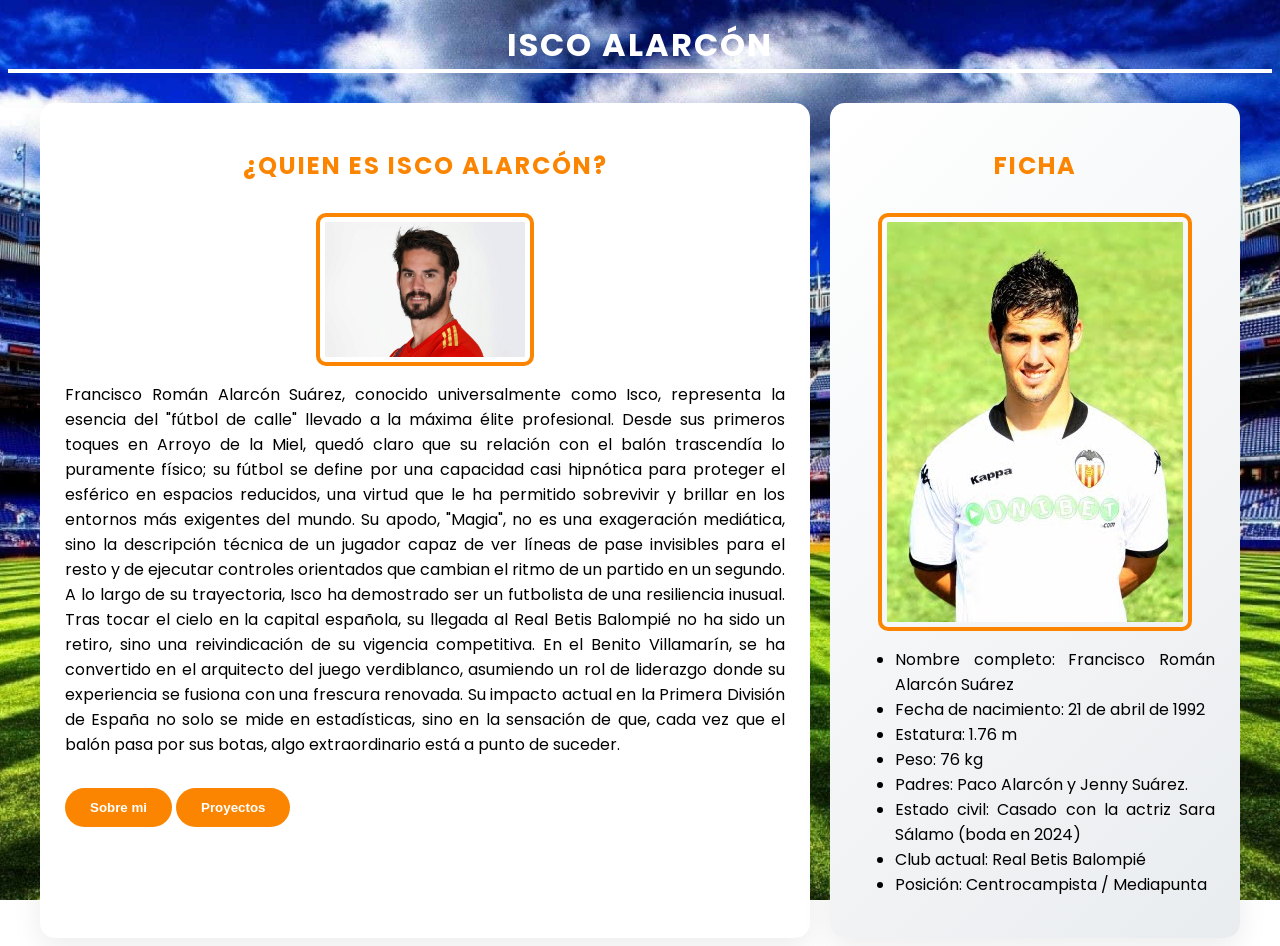
<file: P1/index.html>
<!DOCTYPE html>
<html lang="es">
<head>
    <meta charset="UTF-8">
    <meta http-equiv="X-UA-Compatible" content="IE=edge">
    <meta name="viewport" content="width=device-width, initial-scale=1.0">
    <title>Isco Alarcón</title>

   <!-- Hoja de estilo -->
   <link rel="stylesheet" href="2c-template.css">    

</head>
<body>
    
    <h1>Isco Alarcón</h1>

    <div class="fila">
      <div id="c1" class="columna izquierda">
        <h2>¿Quien es Isco Alarcón?</h2>

        <div class="iresponsive">
            <img id="isco_españa" src="isco_españa.jpg" alt="html5" width="200" height="200">
        </div>

        <p> Francisco Román Alarcón Suárez, conocido universalmente como Isco, representa la esencia del "fútbol de calle" llevado a la máxima élite profesional. Desde sus primeros toques en Arroyo de la Miel, quedó claro que su relación con el balón trascendía lo puramente físico; su fútbol se define por una capacidad casi hipnótica para proteger el esférico en espacios reducidos, una virtud que le ha permitido sobrevivir y brillar en los entornos más exigentes del mundo. Su apodo, "Magia", no es una exageración mediática, sino la descripción técnica de un jugador capaz de ver líneas de pase invisibles para el resto y de ejecutar controles orientados que cambian el ritmo de un partido en un segundo.
            A lo largo de su trayectoria, Isco ha demostrado ser un futbolista de una resiliencia inusual. Tras tocar el cielo en la capital española, su llegada al Real Betis Balompié no ha sido un retiro, sino una reivindicación de su vigencia competitiva. En el Benito Villamarín, se ha convertido en el arquitecto del juego verdiblanco, asumiendo un rol de liderazgo donde su experiencia se fusiona con una frescura renovada. Su impacto actual en la Primera División de España no solo se mide en estadísticas, sino en la sensación de que, cada vez que el balón pasa por sus botas, algo extraordinario está a punto de suceder.

        </p>
        <button onclick="window.open('about.html', '_self')">Sobre mi</button>
        
        <button onclick="window.open('projects.html', '_self')">Proyectos</button>

      </div>
      <div id="c2" class="columna derecha">
        <h2>Ficha</h2>
        <img id="isco_valencia" src="isco_valencia.jpg" alt="Tecnologías web">
        <p><ul>
        <li>Nombre completo: Francisco Román Alarcón Suárez</li>
        <li>Fecha de nacimiento: 21 de abril de 1992</li>
        <li>Estatura: 1.76 m</li>
        <li>Peso: 76 kg</li>
        <li>Padres: Paco Alarcón y Jenny Suárez.</li>
        <li>Estado civil: Casado con la actriz Sara Sálamo (boda en 2024)</li>
        <li>Club actual: Real Betis Balompié</li>
        <li>Posición: Centrocampista / Mediapunta</li>

        
    
    </ul>
      </div>
    </div>

</body>
</html>
</file>
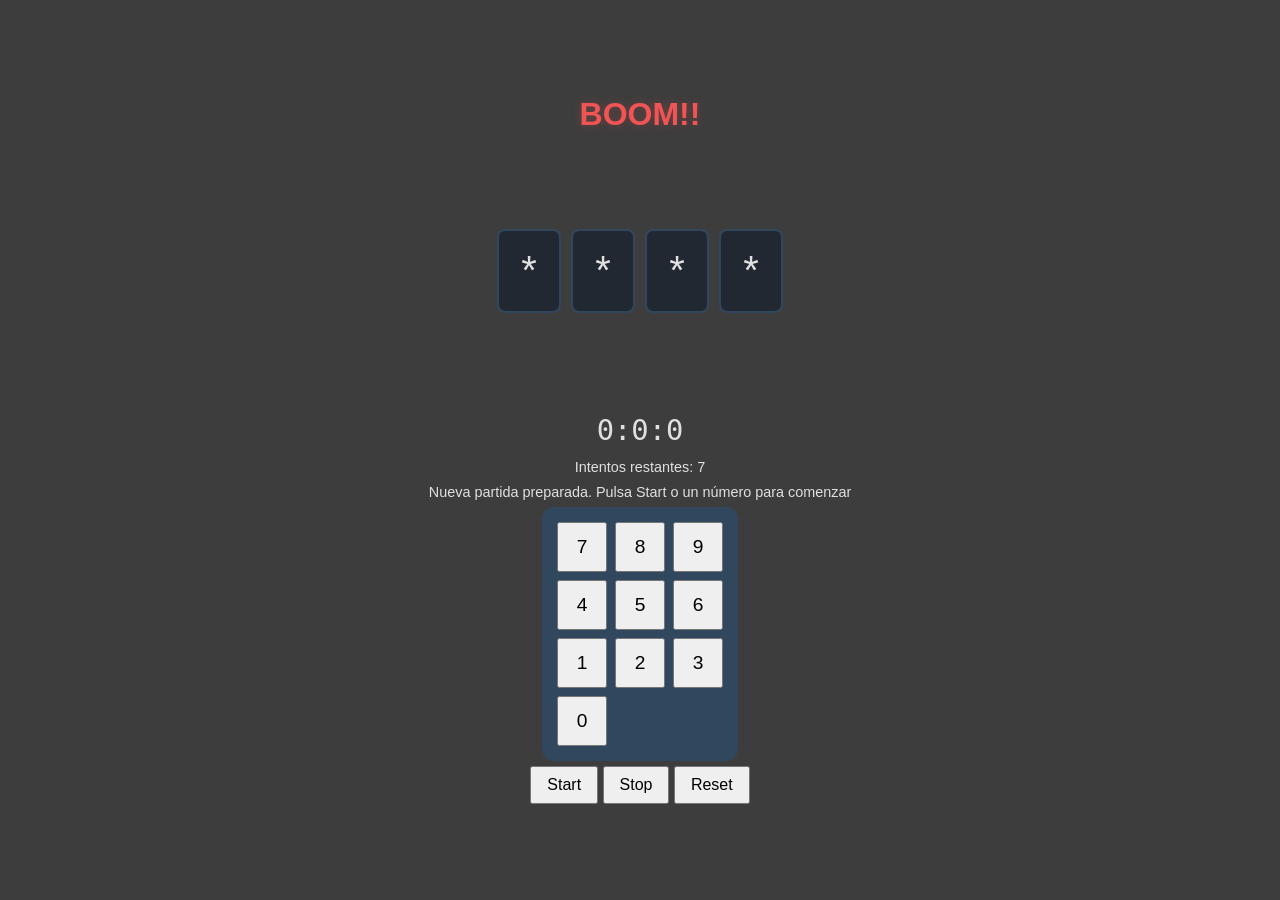
<file: P2/index.html>
<!DOCTYPE html>
<html lang="es">
<head>
    <meta charset="UTF-8">
    <meta http-equiv="X-UA-Compatible" content="IE=edge">
    <meta name="viewport" content="width=device-width, initial-scale=1.0">
    <script src="boom.js" defer></script>

    <link rel="stylesheet" href="boom.css">    

    <title>BOOM!!</title>
</head>
<body>
    <h1>BOOM!!</h1>

    <div class="grids-container">
        <div class="grid-item">
            <div class="grid-number" id="grid-1">*</div>
        </div>
        <div class="grid-item">
            <div class="grid-number" id="grid-2">*</div>
        </div>
        <div class="grid-item">
            <div class="grid-number" id="grid-3">*</div>
        </div>
        <div class="grid-item">
            <div class="grid-number" id="grid-4">*</div>
        </div>
    </div>

    <div class="calculator-container">
        <p id="display">0:0:0</p>
        <p id="intentos">Intentos restantes: 7</p>
        <p id="info">Nueva partida preparada. Pulsa Start o un número para comenzar</p>
        
        <div class="calculator-buttons">
            <button type="button" value="7" class="digito">7</button>
            <button type="button" value="8" class="digito">8</button>
            <button type="button" value="9" class="digito">9</button>
            <button type="button" value="4" class="digito">4</button>
            <button type="button" value="5" class="digito">5</button>
            <button type="button" value="6" class="digito">6</button>
            <button type="button" value="1" class="digito">1</button>
            <button type="button" value="2" class="digito">2</button>
            <button type="button" value="3" class="digito">3</button>
            <button type="button" value="0" class="digito">0</button>
        </div>

        <div class="timer-buttons">
            <button type="button" id="start">Start</button>
            <button type="button" id="stop">Stop</button>
            <button type="button" id="reset">Reset</button>
        </div>
    </div>

</body>
</html>
</file>
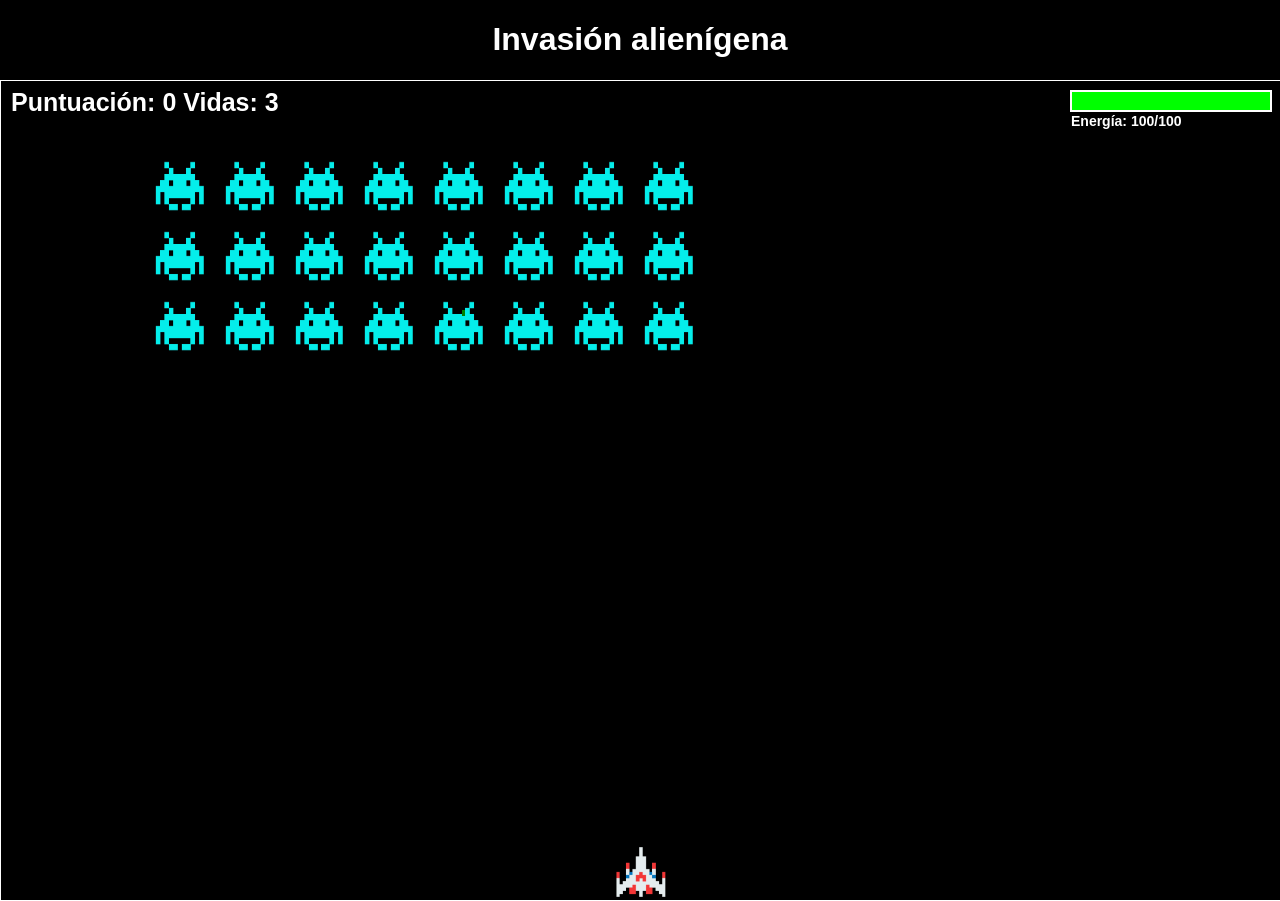
<file: P3/index.html>
<!DOCTYPE html>
<html lang="es">
<head>
    <meta charset="UTF-8">
    <meta http-equiv="X-UA-Compatible" content="IE=edge">
    <meta name="viewport" content="width=device-width, initial-scale=1.0">
    <script src="canvas.js" defer></script>

    <link rel="stylesheet" href="canvas.css">
    <title>Canvas 01</title>
</head>
<body>
    <h1>Invasión alienígena</h1>
    <canvas id="canvas"></canvas>
    <img src="nave4.png" id="nave" alt="Spaceship">    
    <img src="alien.jpg" id="alien" alt="Alien">
    <img src="explosion.png" id="explosion" alt="Explosion">
    <audio src="explosion.mp3" id="explosion_sonido" preload="auto"></audio>
    <audio src="victory.mp3" id="victory_sonido" preload="auto"></audio>
    <audio src="gameover.mp3" id="gameOver_sonido" preload="auto"></audio>
    <audio src="laser.mp3" id="laser_sonido" preload="auto"></audio>
</body>
</html>
</file>
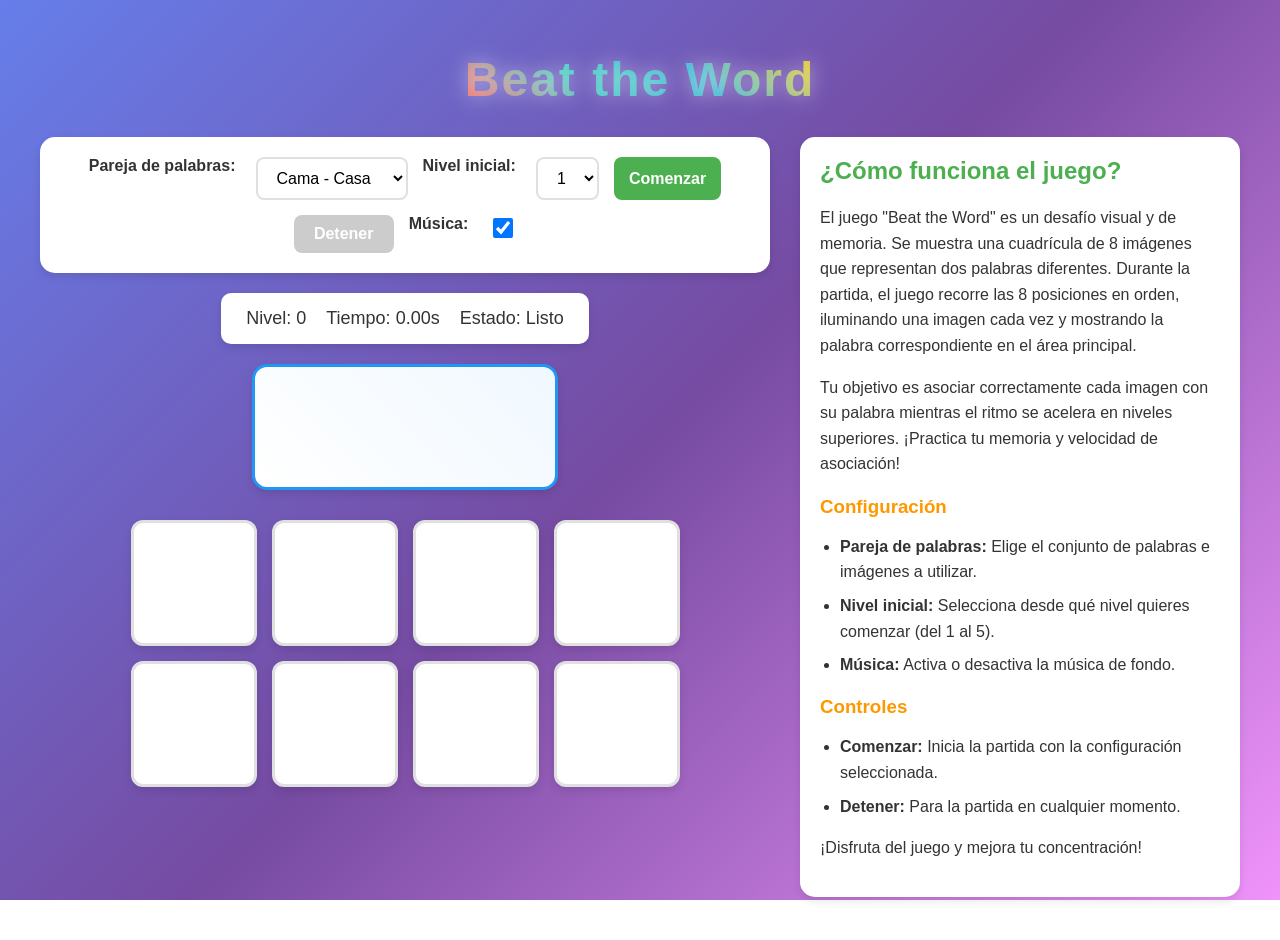
<file: P4/index.html>
<!DOCTYPE html>
<html lang="es">
<head>
    <meta charset="UTF-8">
    <meta http-equiv="X-UA-Compatible" content="IE=edge">
    <meta name="viewport" content="width=device-width, initial-scale=1.0">
    <title>Beat the Word</title>
    <link rel="stylesheet" href="beat-the-word.css">
</head>
<body>
    <h1>Beat the Word</h1>
    <div class="container">
        <div class="game-section">
            <div id="controls">
                <label for="wordPair">Pareja de palabras:</label>
                <select id="wordPair">
                    <option value="cama-casa">Cama - Casa</option>
                    <option value="luna-cuna">Luna - Cuna</option>
                    <option value="pato-gato">Pato - Gato</option>
                    <option value="queso-beso">Queso - Beso</option>
                </select>
                <label for="startLevel">Nivel inicial:</label>
                <select id="startLevel">
                    <option value="1">1</option>
                    <option value="2">2</option>
                    <option value="3">3</option>
                    <option value="4">4</option>
                    <option value="5">5</option>
                </select>
                <button id="startBtn">Comenzar</button>
                <button id="stopBtn" disabled>Detener</button>
                <label for="musicToggle">Música:</label>
                <input type="checkbox" id="musicToggle" checked>
            </div>
            <div id="display">
                <span>Nivel: <span id="level">0</span></span>
                <span>Tiempo: <span id="time">0.00</span>s</span>
                <span>Estado: <span id="status">Listo</span></span>
            </div>
            <div id="mainArea">
                <div id="wordDisplay"></div>
            </div>
            <div id="grid">
                <div class="cell" data-index="0"></div>
                <div class="cell" data-index="1"></div>
                <div class="cell" data-index="2"></div>
                <div class="cell" data-index="3"></div>
                <div class="cell" data-index="4"></div>
                <div class="cell" data-index="5"></div>
                <div class="cell" data-index="6"></div>
                <div class="cell" data-index="7"></div>
            </div>
        </div>
        <div class="info-section">
            <h2>¿Cómo funciona el juego?</h2>
            <p>El juego "Beat the Word" es un desafío visual y de memoria. Se muestra una cuadrícula de 8 imágenes que representan dos palabras diferentes. Durante la partida, el juego recorre las 8 posiciones en orden, iluminando una imagen cada vez y mostrando la palabra correspondiente en el área principal.</p>
            <p>Tu objetivo es asociar correctamente cada imagen con su palabra mientras el ritmo se acelera en niveles superiores. ¡Practica tu memoria y velocidad de asociación!</p>
            <h3>Configuración</h3>
            <ul>
                <li><strong>Pareja de palabras:</strong> Elige el conjunto de palabras e imágenes a utilizar.</li>
                <li><strong>Nivel inicial:</strong> Selecciona desde qué nivel quieres comenzar (del 1 al 5).</li>
                <li><strong>Música:</strong> Activa o desactiva la música de fondo.</li>
            </ul>
            <h3>Controles</h3>
            <ul>
                <li><strong>Comenzar:</strong> Inicia la partida con la configuración seleccionada.</li>
                <li><strong>Detener:</strong> Para la partida en cualquier momento.</li>
            </ul>
            <p>¡Disfruta del juego y mejora tu concentración!</p>
        </div>
    </div>
    <audio id="bgMusic" loop>
        <source src="music.mp3" type="audio/mpeg">
    </audio>
    <script src="beat-the-word.js"></script>
</body>
</html>
</file>
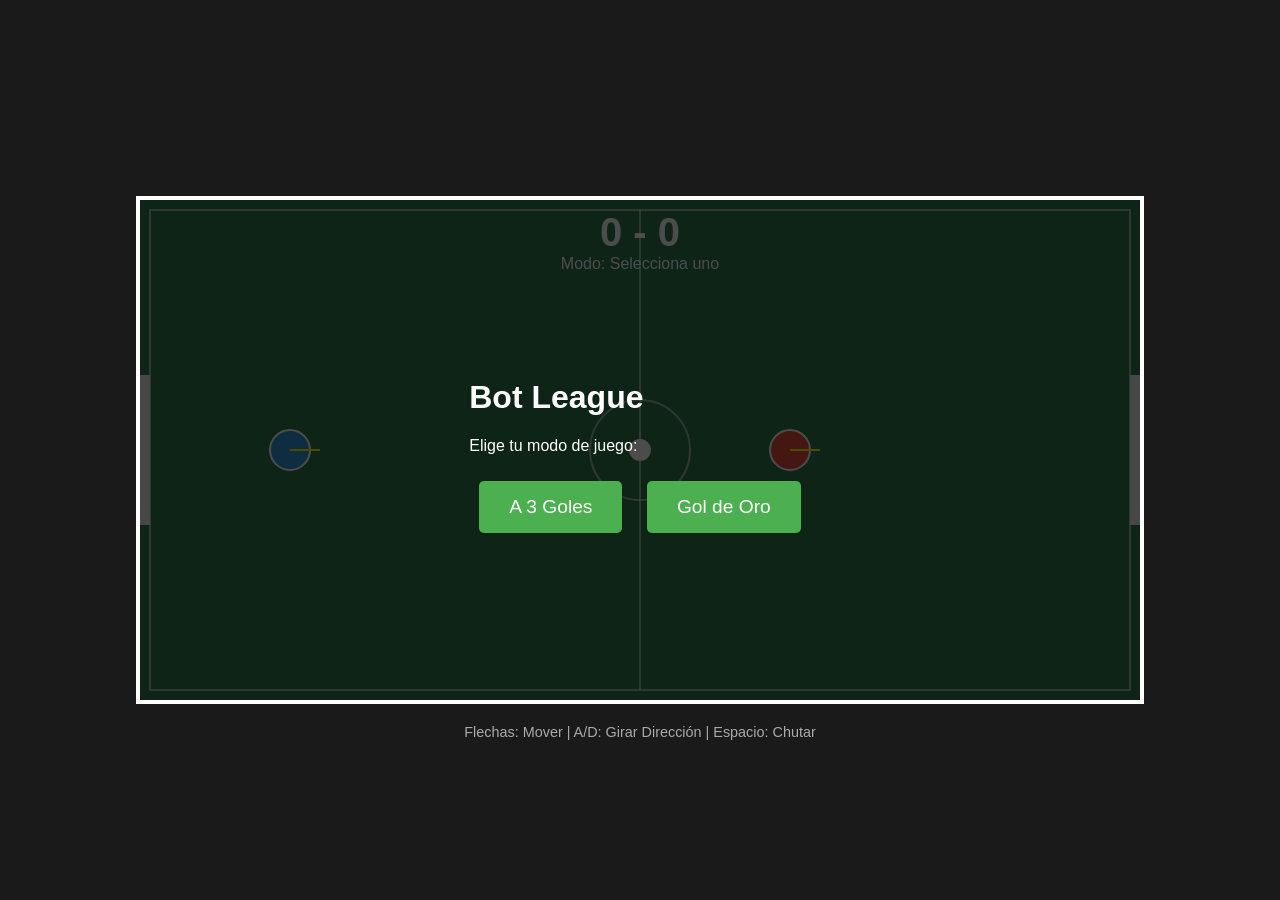
<file: P5/index.html>
<!DOCTYPE html>
<html lang="es">
<head>
    <meta charset="UTF-8">
    <meta name="viewport" content="width=device-width, initial-scale=1.0">
    <title>Bot League - Fútbol 2D</title>
    <link rel="stylesheet" href="style.css">
</head>
<body>

    <div id="game-wrapper">
        <div id="hud">
            <div id="score">0 - 0</div>
            <div id="game-info">Modo: Selecciona uno</div>
        </div>

        <div id="overlay" class="active">
            <div id="menu">
                <h1>Bot League</h1>
                <p>Elige tu modo de juego:</p>
                <button onclick="startGame('3goals')">A 3 Goles</button>
                <button onclick="startGame('goldengal')">Gol de Oro</button>
            </div>
            
            <div id="message-box" class="hidden">
                <h2 id="status-text">¡GOOOL!</h2>
            </div>

            <div id="game-over" class="hidden">
                <h2 id="winner-text">¡Has Ganado!</h2>
                <button onclick="resetToMenu()">Volver al Menú</button>
            </div>
        </div>

        <div id="countdown" class="hidden">3</div>

        <canvas id="gameCanvas"></canvas>

        <div id="controls-help">
            Flechas: Mover | A/D: Girar Dirección | Espacio: Chutar
        </div>
    </div>

    <script src="script.js"></script>
</body>
</html>
</file>
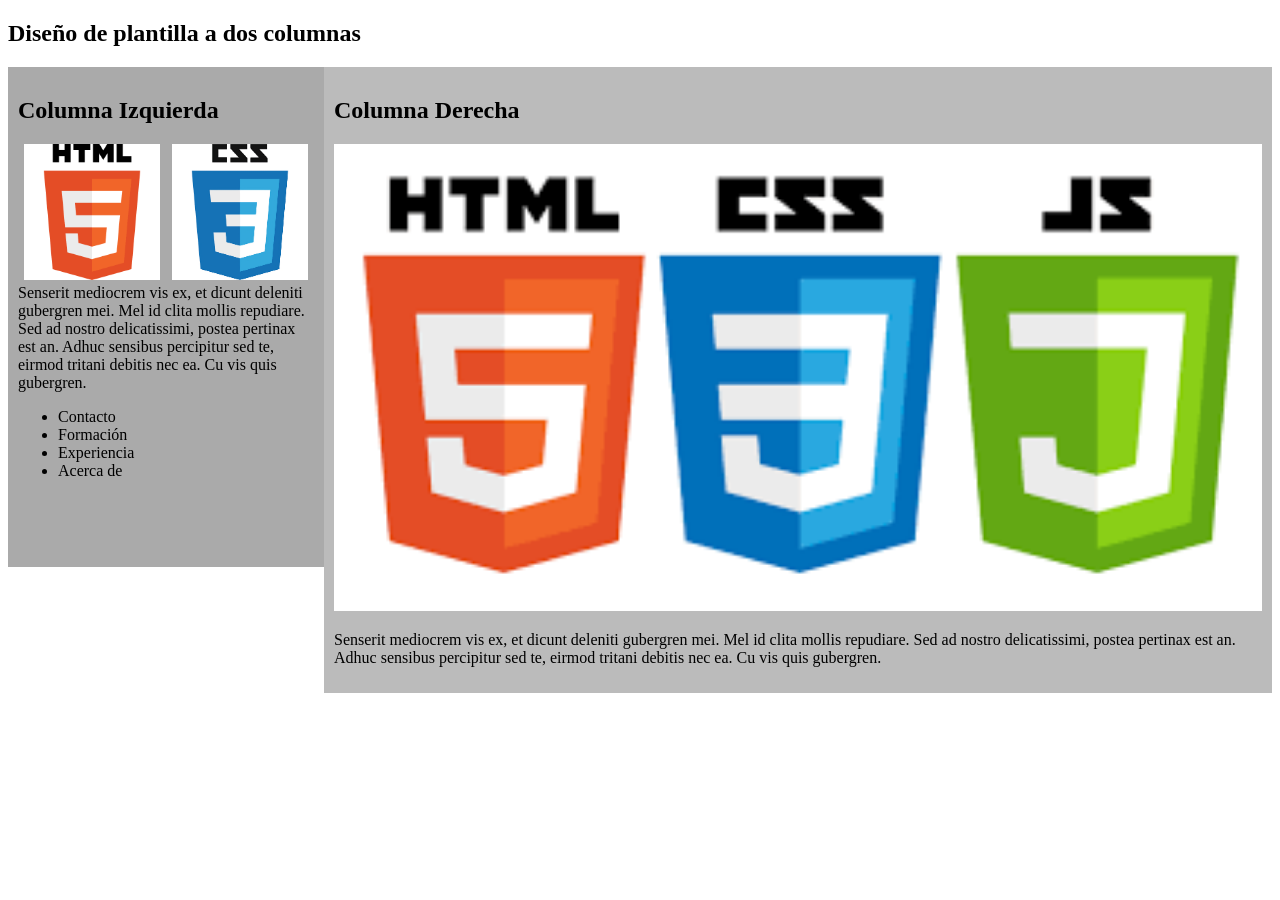
<file: P1/CV Template Responsive 2026-20260205/index.html>
<!DOCTYPE html>
<html lang="en">
<head>
    <meta charset="UTF-8">
    <meta http-equiv="X-UA-Compatible" content="IE=edge">
    <meta name="viewport" content="width=device-width, initial-scale=1.0">
    <title>CV Dos columnas</title>

   <!-- Hoja de estilo -->
   <link rel="stylesheet" href="2c-template.css">    

</head>
<body>
    
    <h2>Diseño de plantilla a dos columnas</h2>

    <div class="fila">
      <div id="c1" class="columna izquierda">
        <h2>Columna Izquierda</h2>

        <div class="iresponsive">
            <img id="imghtml" src="html5.png" alt="html5" width="200" height="200">
        </div>

        <div class="iresponsive">
            <img id="imgcss" src="css.png" alt="css" width="200" height="200">
        </div>

        <p>Senserit mediocrem vis ex, et dicunt deleniti gubergren mei. Mel id clita mollis repudiare. 
            Sed ad nostro delicatissimi, postea pertinax est an. Adhuc sensibus percipitur sed te, 
            eirmod tritani debitis nec ea. Cu vis quis gubergren.
        </p>
        <ul>
            <li>Contacto</li>
            <li>Formación</li>
            <li>Experiencia</li>
            <li>Acerca de</li>
        </ul>
      </div>
      <div id="c2" class="columna derecha">
        <h2>Columna Derecha</h2>
        <img src="web-tech.png" alt="Tecnologías web">
        <p>Senserit mediocrem vis ex, et dicunt deleniti gubergren mei. Mel id clita mollis repudiare. 
            Sed ad nostro delicatissimi, postea pertinax est an. Adhuc sensibus percipitur sed te, 
            eirmod tritani debitis nec ea. Cu vis quis gubergren.
        </p>
      </div>
    </div>

</body>
</html>
</file>
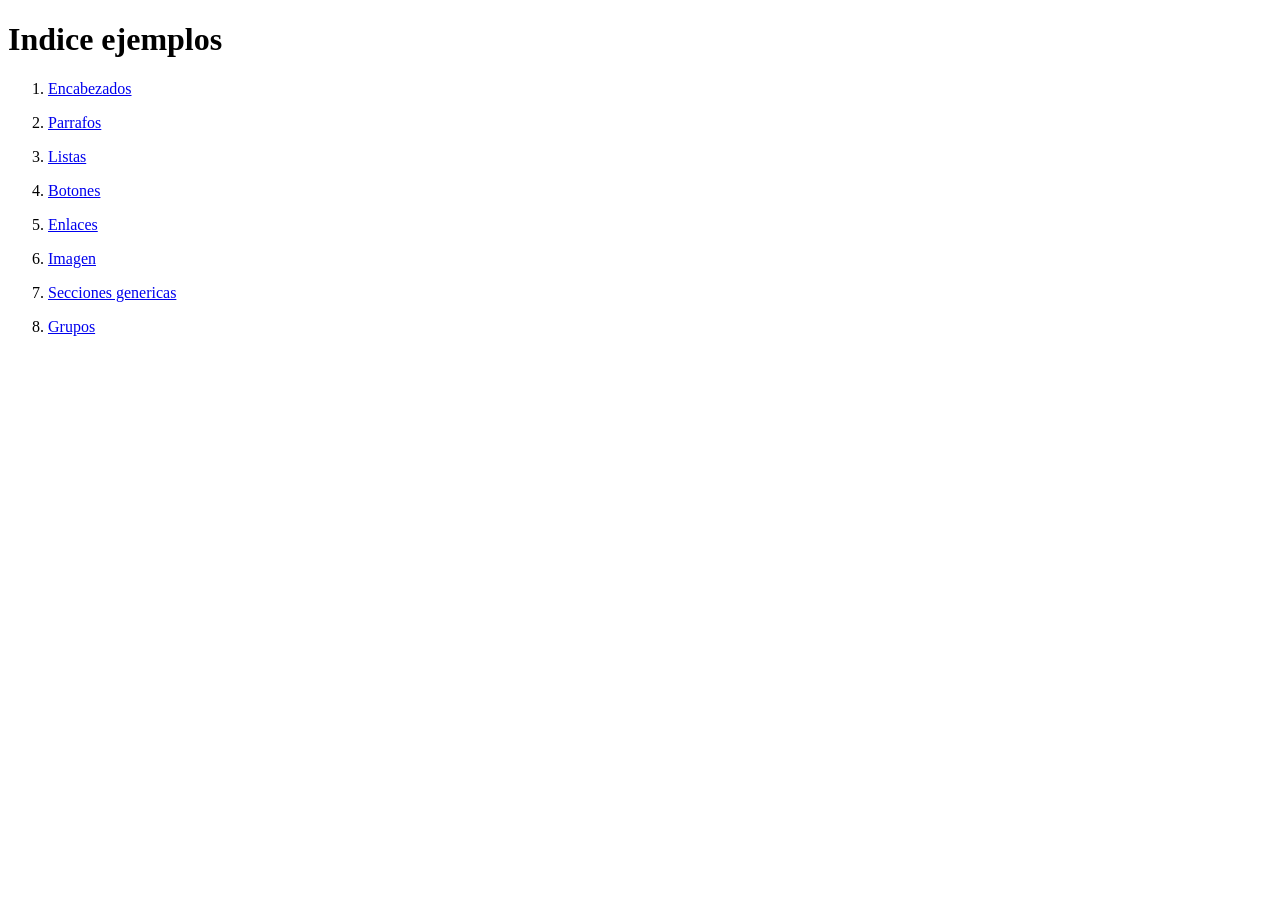
<file: P1/S2/index.html>
<!DOCTYPE html>
<html lang="en">
<head>
    <meta charset="UTF-8">
    <meta http-equiv="X-UA-Compatible" content="IE=edge">
    <meta name="viewport" content="width=device-width, initial-scale=1.0">
    <title>Indice ejemplos</title>
</head>
<body>
    <h1>Indice ejemplos</h1>

    <ol>
        <li><p>
        <a href="https://alvaro2985.github.io/2025-2026-CSAAI-Practicas/P1/S2/encabezados.html">Encabezados</a></p></li>
        <li><p><a href="https://alvaro2985.github.io/2025-2026-CSAAI-Practicas/P1/S2/parrafos.html">Parrafos</a></p></li>
        <li><p><a href="https://alvaro2985.github.io/2025-2026-CSAAI-Practicas/P1/S2/listas.html">Listas</a></p></li>
        <li><p><a href="https://alvaro2985.github.io/2025-2026-CSAAI-Practicas/P1/S2/botones.html">Botones</a></p></li>
        <li><p><a href="https://alvaro2985.github.io/2025-2026-CSAAI-Practicas/P1/S2/enlaces.html">Enlaces</a></p></li>
        <li><p><a href="https://alvaro2985.github.io/2025-2026-CSAAI-Practicas/P1/S2/imagenes.html">Imagen</a></p></li>
        <li><p><a href="https://alvaro2985.github.io/2025-2026-CSAAI-Practicas/P1/S2/secciones_genericas.html">Secciones genericas</a></p></li>
        <li><p><a href="https://alvaro2985.github.io/2025-2026-CSAAI-Practicas/P1/S2/grupos.html">Grupos</a></p></li>
    </ol>
    
</body>
</html>
</file>
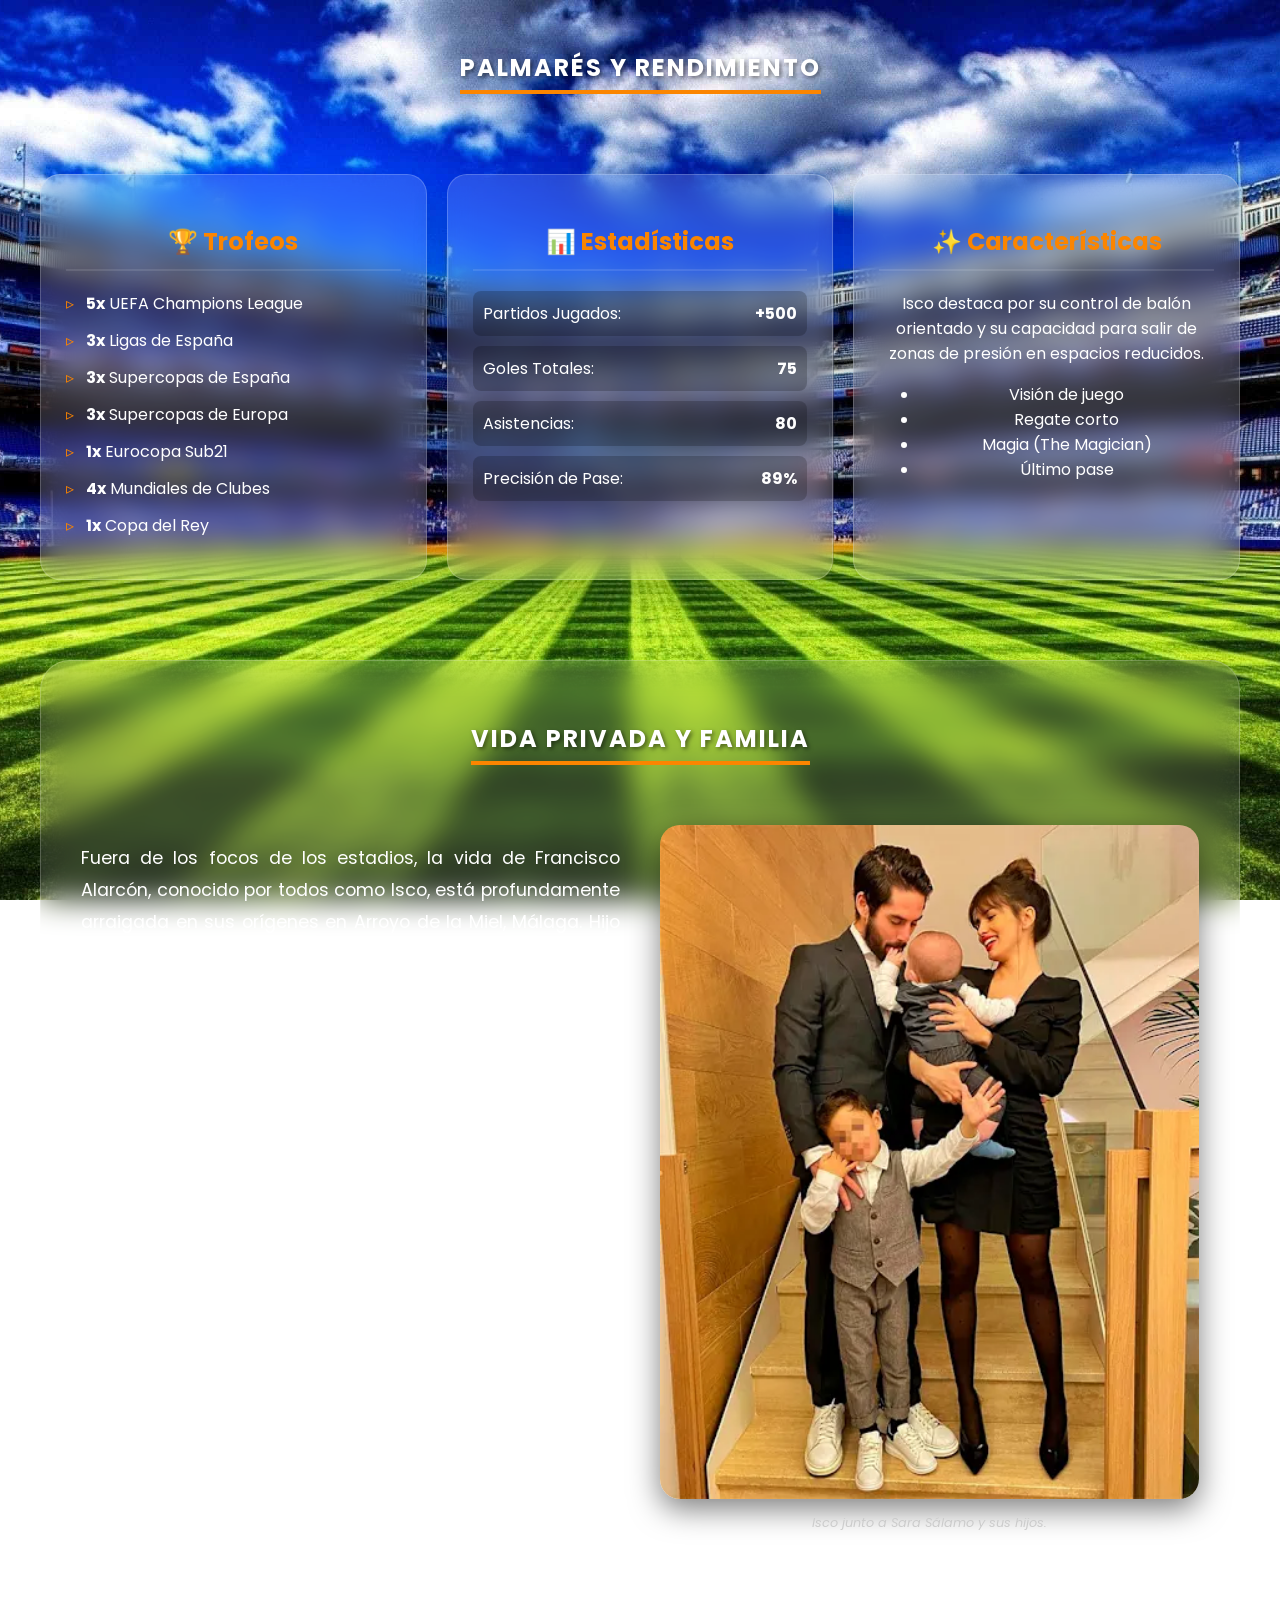
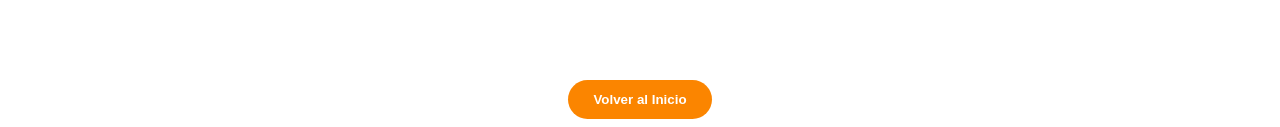
<file: P1/about.html>
<!DOCTYPE html>
<html lang="es">
<head>
    <meta charset="UTF-8">
    <meta name="viewport" content="width=device-width, initial-scale=1.0">
    <title>Estadísticas y Trofeos - Isco Alarcón</title>
    <link rel="stylesheet" href="2c-template.css">
</head>
<body>

    <header class="centro">
        <h2 class="titulo-subrayado">Palmarés y rendimiento</h2>
    </header>

    <div class="fila-triple">
        <div class="columna-3">
            <h3>🏆 Trofeos</h3>
            <ul class="lista-info">
                <li><strong>5x</strong> UEFA Champions League</li>
                <li><strong>3x</strong> Ligas de España</li>
                <li><strong>3x</strong> Supercopas de España</li>
                <li><strong>3x</strong> Supercopas de Europa</li>
                <li><strong>1x</strong> Eurocopa Sub21</li>
                <li><strong>4x</strong> Mundiales de Clubes</li>
                <li><strong>1x</strong> Copa del Rey</li>
            </ul>
        </div>

        <div class="columna-3">
            <h3>📊 Estadísticas</h3>
            <div class="stat-item">
                <span>Partidos Jugados:</span>
                <strong>+500</strong>
            </div>
            <div class="stat-item">
                <span>Goles Totales:</span>
                <strong>75</strong>
            </div>
            <div class="stat-item">
                <span>Asistencias:</span>
                <strong>80</strong>
            </div>
            <div class="stat-item">
                <span>Precisión de Pase:</span>
                <strong>89%</strong>
            </div>
        </div>

        <div class="columna-3">
            <h3>✨ Características</h3>
            <p>Isco destaca por su control de balón orientado y su capacidad para salir de zonas de presión en espacios reducidos.</p>
            <ul class="lista-tags">
                <li>Visión de juego</li>
                <li>Regate corto</li>
                <li>Magia (The Magician)</li>
                <li>Último pase</li>
            </ul>
        </div>
    </div>

    <section class="seccion-privada">
    <div class="contenedor-vida">
        <h2 class="titulo-subrayado">Vida Privada y Familia</h2>
        
        <div class="contenido-vida">
            <div class="texto-vida">
                <p>
                    Fuera de los focos de los estadios, la vida de Francisco Alarcón, conocido por todos como Isco,
                    está profundamente arraigada en sus orígenes en Arroyo de la Miel, Málaga.
                    Hijo de Paco Alarcón y Jenny Suárez, el futbolista ha mantenido siempre un vínculo estrecho 
                    con su tierra natal, factor que fue determinante en su madurez como deportista de élite.
                    Su estabilidad personal alcanzó un punto de inflexión al consolidar su relación con la reconocida 
                    actriz canaria Sara Sálamo, con quien comparte una visión de vida activa y comprometida, culminando 
                    en su matrimonio en la primavera de 2024.
                </p>
                <p>
                    Como padre de tres hijos, Isco ha manifestado en diversas ocasiones que su familia es su principal 
                    refugio y fuente de motivación: su primogénito, Francisco Jr., nacido de su anterior relación con 
                    Victoria Calderón, y los pequeños Theo y Piero, fruto de su unión con Sálamo. Esta faceta familiar 
                    se complementa con su amor por los animales y un estilo de vida saludable que ha sido clave para su 
                    reciente resurgimiento futbolístico en el Real Betis, demostrando que el equilibrio emocional es 
                    tan vital como el talento con el balón.
                </p>
            </div>
            
            <div class="imagen-vida">
                <img src="isco_familia.webp" alt="Isco y su familia">
                <p class="caption">Isco junto a Sara Sálamo y sus hijos.</p>
            </div>
        </div>
    </div>
</section>

    <div class="centro">
        <button onclick="window.open('index.html', '_self')">Volver al Inicio</button>
    </div>

</body>
</html>
</file>
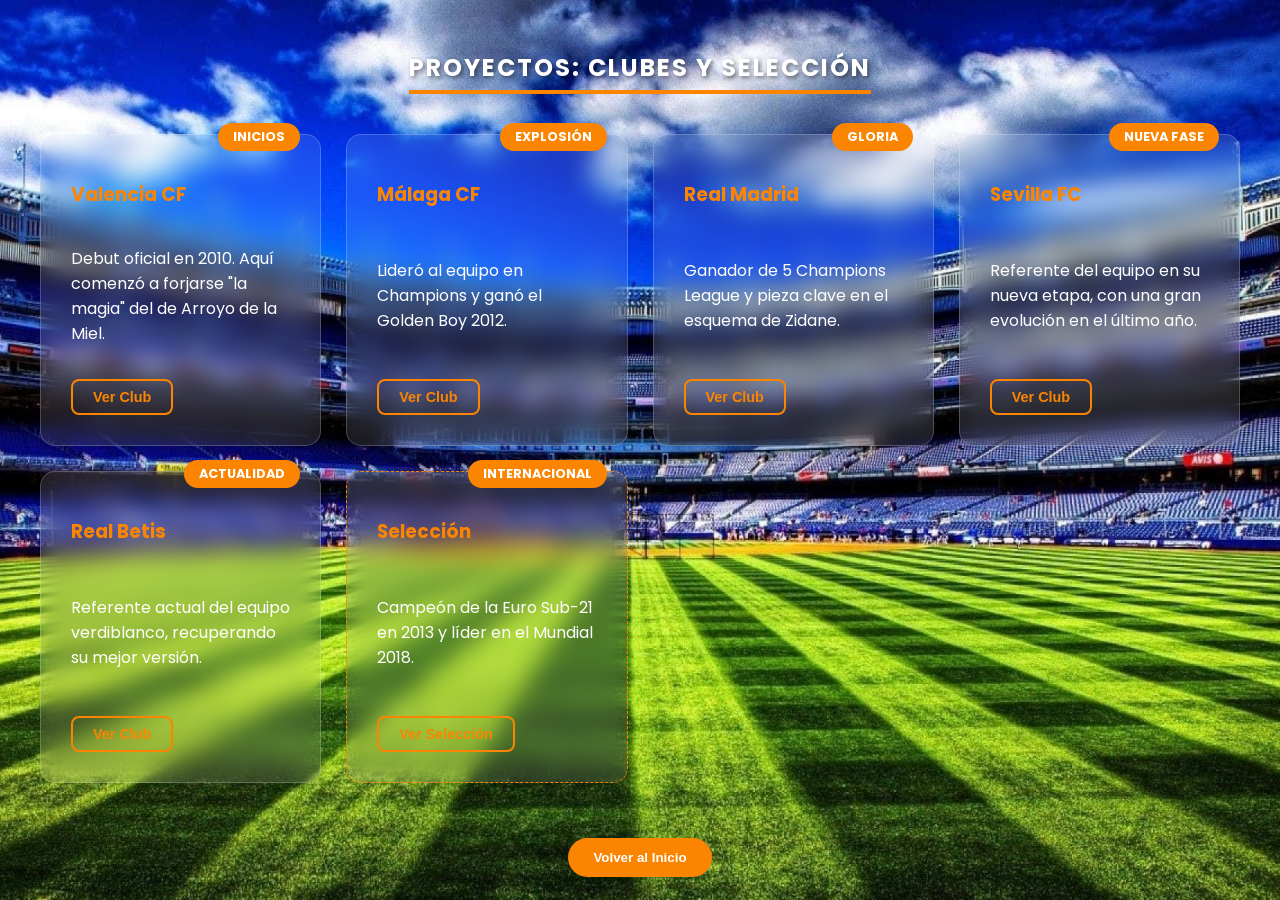
<file: P1/projects.html>
<!DOCTYPE html>
<html lang="es">
<head>
    <meta charset="UTF-8">
    <meta name="viewport" content="width=device-width, initial-scale=1.0">
    <title>Trayectoria - Isco Alarcón</title>
    <link rel="stylesheet" href="2c-template.css">
</head>
<body>

    <header class="centro">
        <h2 class="titulo-subrayado">Proyectos: Clubes y Selección</h2>
    </header>

    <div class="contenedor-clubes">
        <div class="tarjeta-club">
            <div class="badge">Inicios</div>
            <h3>Valencia CF</h3>
            <p>Debut oficial en 2010. Aquí comenzó a forjarse "la magia" del de Arroyo de la Miel.</p>
            <button class="btn-card" onclick="window.open('https://www.valenciacf.com/', '_blank')">Ver Club</button>
        </div>

        <div class="tarjeta-club">
            <div class="badge">Explosión</div>
            <h3>Málaga CF</h3>
            <p>Lideró al equipo en Champions y ganó el Golden Boy 2012.</p>
            <button class="btn-card" onclick="window.open('https://www.malagacf.com/', '_blank')">Ver Club</button>
        </div>

        <div class="tarjeta-club">
            <div class="badge">Gloria</div>
            <h3>Real Madrid</h3>
            <p>Ganador de 5 Champions League y pieza clave en el esquema de Zidane.</p>
            <button class="btn-card" onclick="window.open('https://www.realmadrid.com/es-ES/el-club/historia/leyendas-futbol/francisco-roman-alarcon-suarez', '_blank')">Ver Club</button>
        </div>
        
        <div class="tarjeta-club">
            <div class="badge">Nueva Fase</div>
            <h3>Sevilla FC</h3>
            <p>Referente del equipo en su nueva etapa, con una gran evolución en el último año.</p>
            <button class="btn-card" onclick="window.open('https://sevillafc.es/', '_blank')">Ver Club</button>
        </div>

        <div class="tarjeta-club">
            <div class="badge">Actualidad</div>
            <h3>Real Betis</h3>
            <p>Referente actual del equipo verdiblanco, recuperando su mejor versión.</p>
            <button class="btn-card" onclick="window.open('https://www.realbetisbalompie.es/', '_blank')">Ver Club</button>
        </div>

        <div class="tarjeta-club especial">
            <div class="badge">Internacional</div>
            <h3>Selección</h3>
            <p>Campeón de la Euro Sub-21 en 2013 y líder en el Mundial 2018.</p>
            <button class="btn-card" onclick="window.open('https://rfef.es/es/selecciones/seleccion-absoluta', '_blank')">Ver Selección</button>
        </div>
    </div>
    

    <div class="centro">
        <button onclick="window.open('index.html', '_self')">Volver al Inicio</button>
    </div>

</body>
</html>
</file>
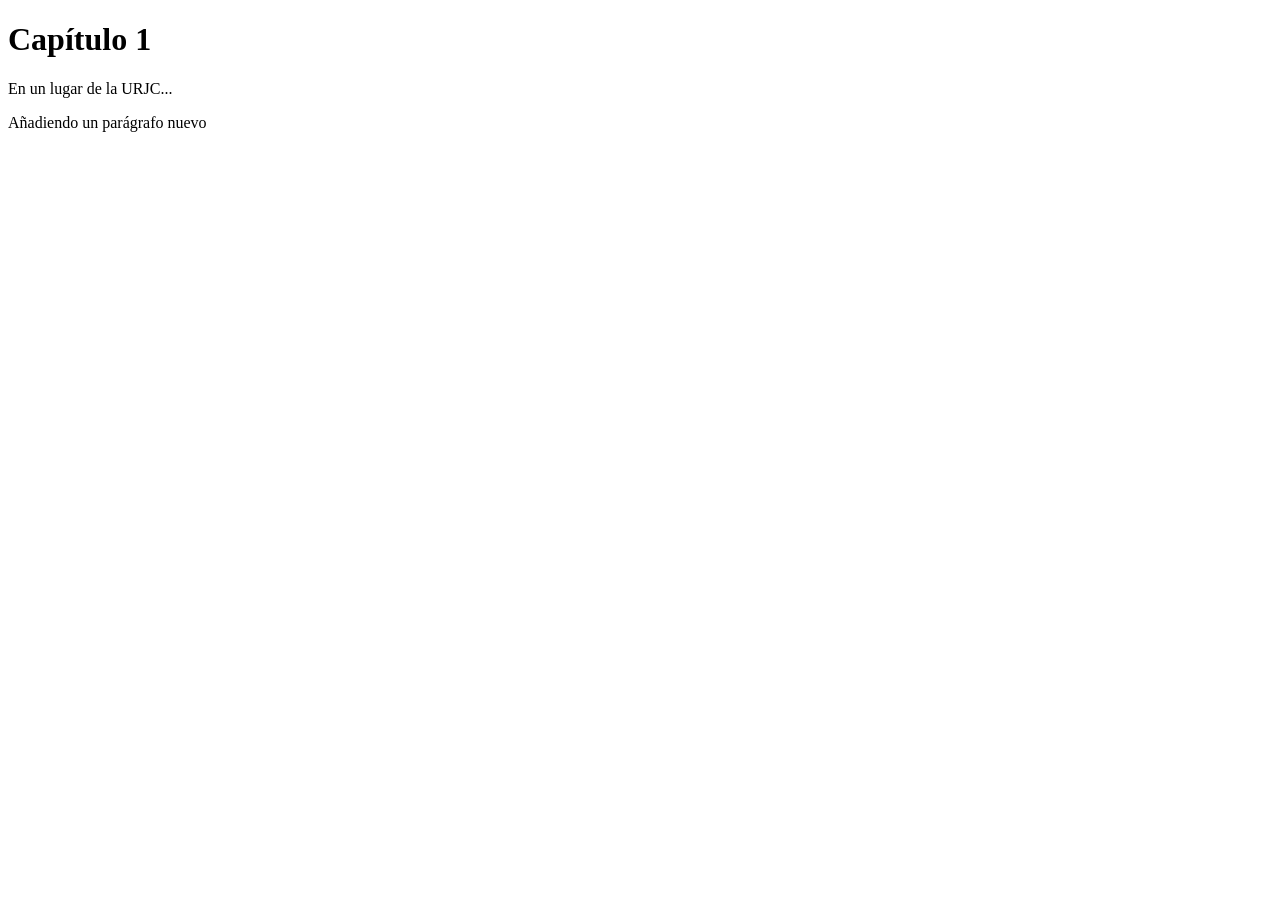
<file: P1/S1/hola_mundo.html>
<!DOCTYPE html>
<!-- Esto es un comentario -->

<html>
  <head>
    <meta charset="utf-8">
    <title>Ejemplo HTML</title>
  </head>

  <body>
    <h1>Capítulo 1</h1>
    <p>En un lugar de la URJC...</p>
    <p>Añadiendo un parágrafo nuevo</p>

  </body>
</html>
</file>
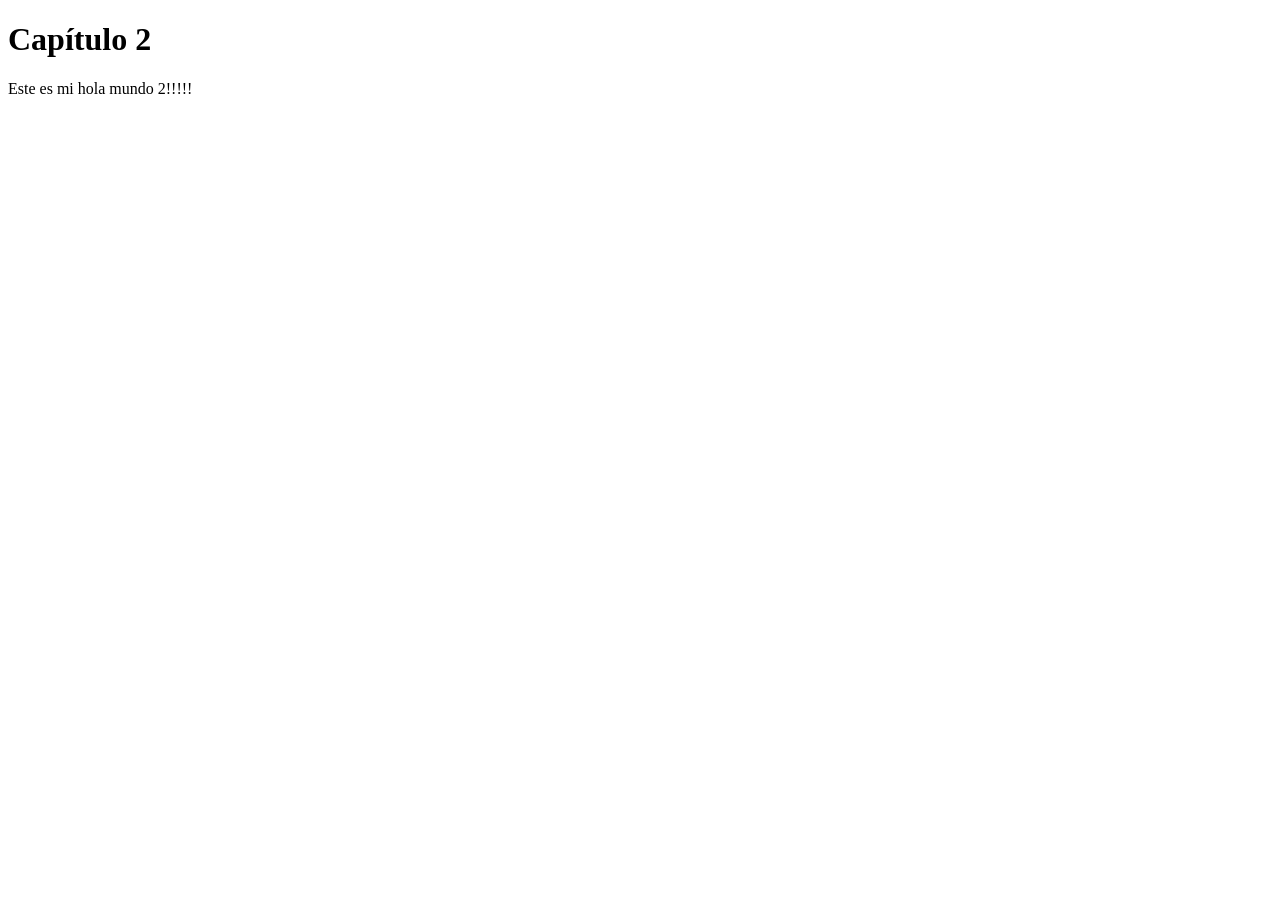
<file: P1/S1/hola_mundo2.html>
<!DOCTYPE html>
<html lang="en">
<head>
    <meta charset="UTF-8">
    <meta name="viewport" content="width=device-width, initial-scale=1.0">
    <title>Hola Mundo 2</title>
        
</head>
<body>
    <h1>Capítulo 2</h1>
    <p>Este es mi hola mundo 2!!!!!</p>

</body>
</html>
</file>
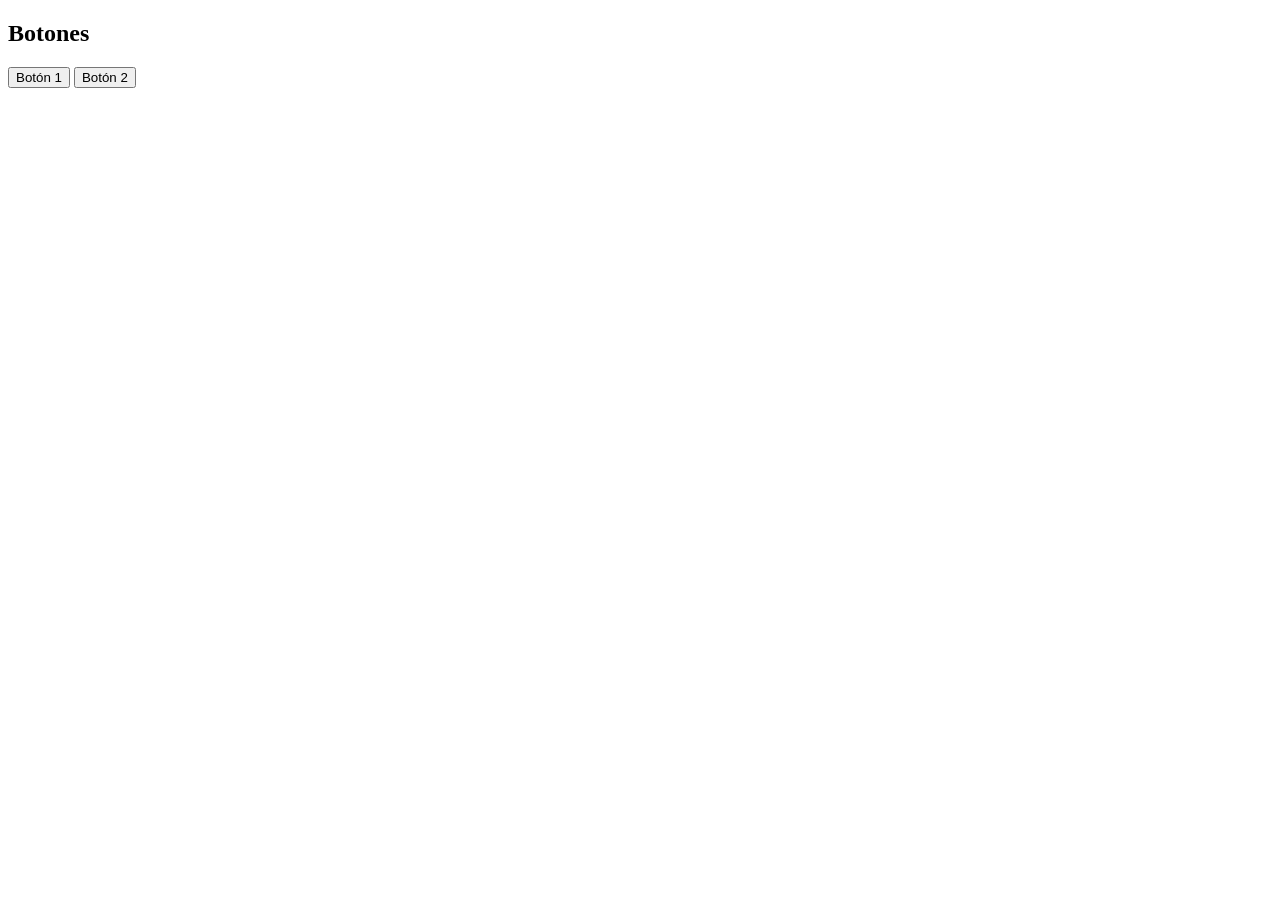
<file: P1/S2/botones.html>
<!DOCTYPE html>
<html lang="en">
<head>
    <meta charset="UTF-8">
    <meta http-equiv="X-UA-Compatible" content="IE=edge">
    <meta name="viewport" content="width=device-width, initial-scale=1.0">
    <title>Ej-4: Botones</title>
</head>
<body>
    <h2>Botones</h2>
    <button>Botón 1</button>
    <button>Botón 2</button>
</body>
</html>
</file>
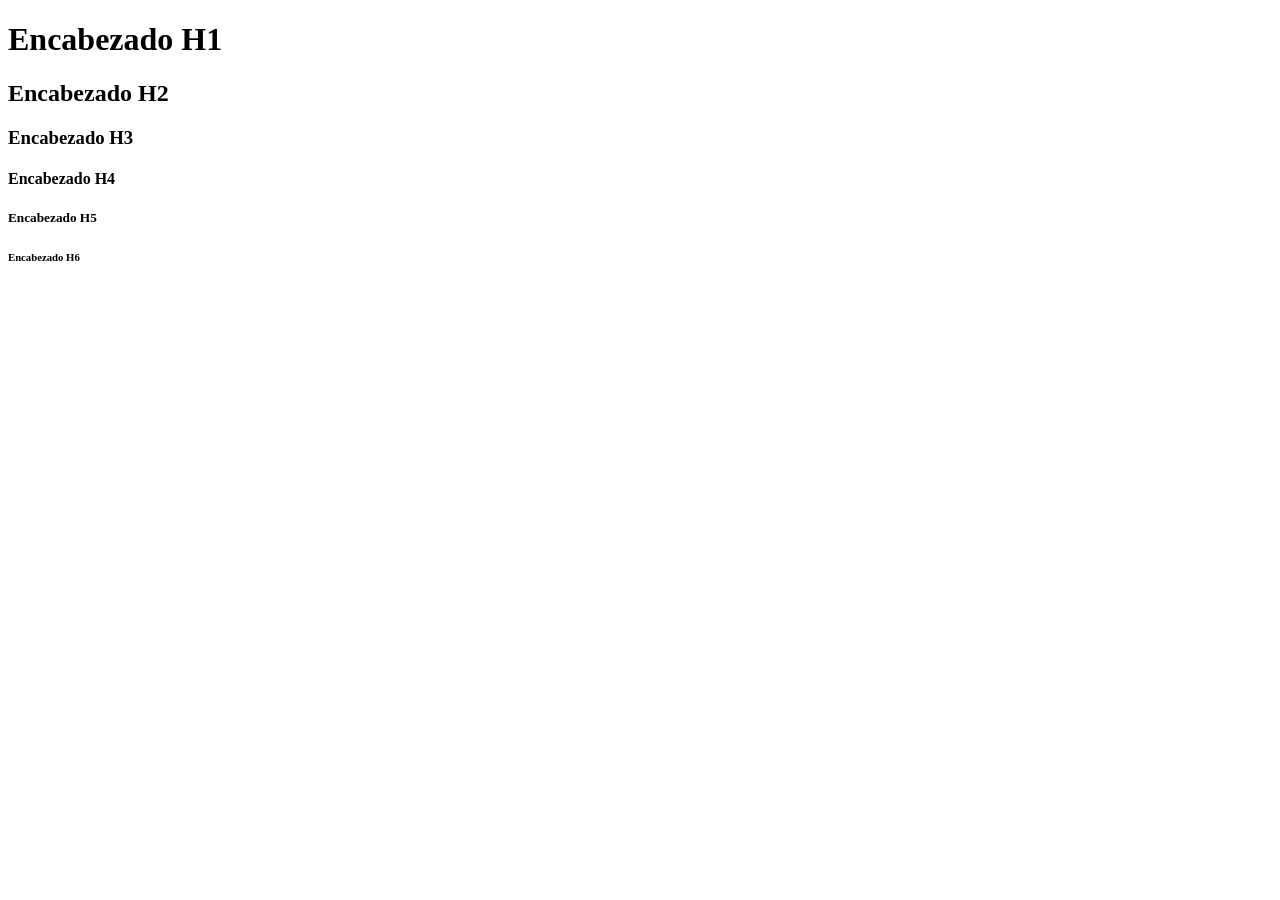
<file: P1/S2/encabezados.html>
<!DOCTYPE html>
<html lang="en">
<head>
    <meta charset="UTF-8">
    <meta http-equiv="X-UA-Compatible" content="IE=edge">
    <meta name="viewport" content="width=device-width, initial-scale=1.0">
    <title>Ej-1: Encabezados</title>
</head>
<body>
    
    <h1>Encabezado H1</h1>
    <h2>Encabezado H2</h2>
    <h3>Encabezado H3</h3>
    <h4>Encabezado H4</h4>
    <h5>Encabezado H5</h5>
    <h6>Encabezado H6</h6>
</body>
</html>
</file>
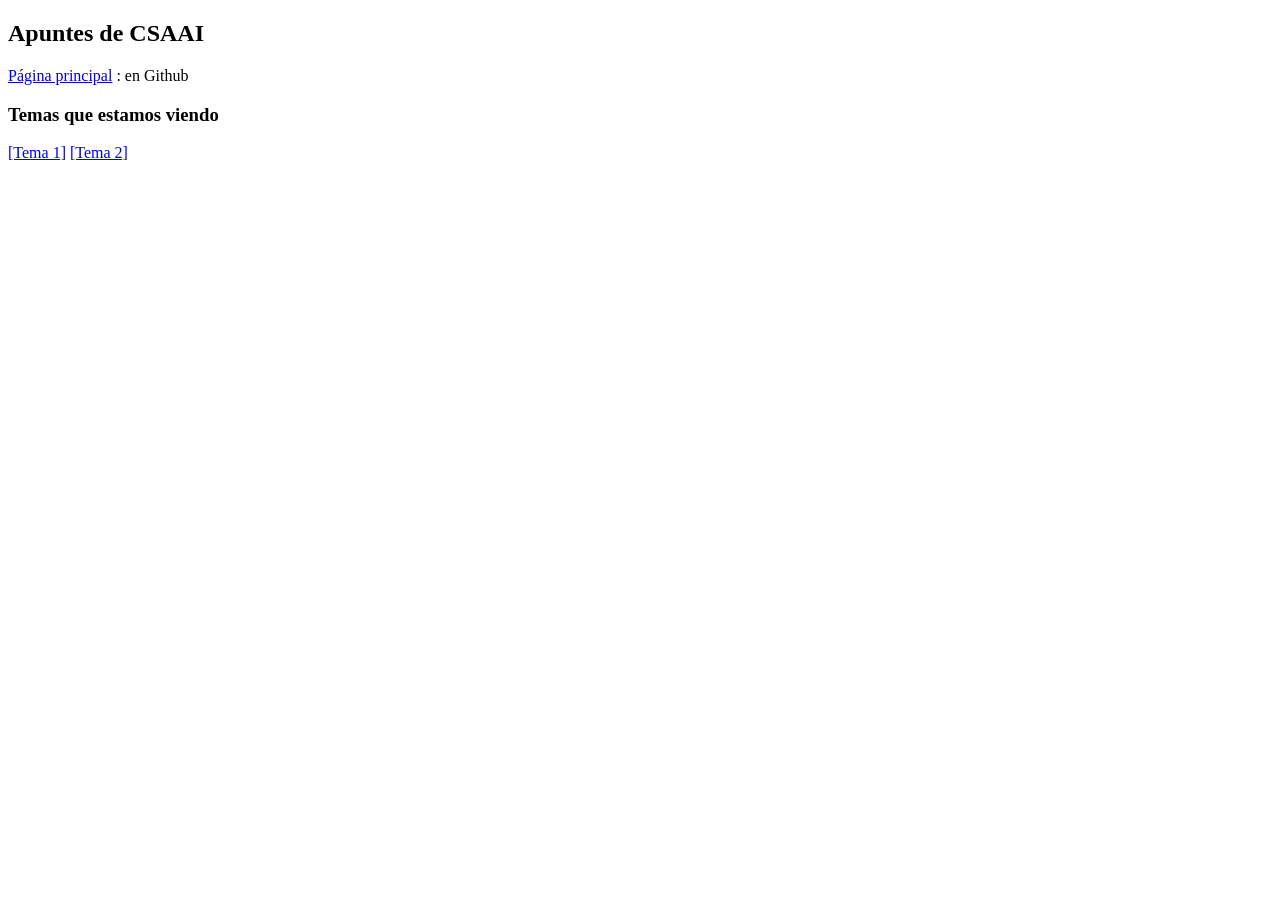
<file: P1/S2/enlaces.html>
<!DOCTYPE html>
<html lang="en">
<head>
    <meta charset="UTF-8">
    <meta http-equiv="X-UA-Compatible" content="IE=edge">
    <meta name="viewport" content="width=device-width, initial-scale=1.0">
    <title>Ej-5: Enlaces</title>
</head>
<body>
    <h2>Apuntes de CSAAI</h2>
    <p>
        <a href="https://github.com/jesusgpa/2023-2024-CSAAI/wiki">Página principal</a>
        : en Github
    </p>
    <h3>Temas que estamos viendo</h3>
    <p>
        <a href="https://github.com/jesusgpa/2023-2024-CSAAI/wiki/Sesion-1-Introduccion-a-las-tecnologias-web">[Tema 1]</a>
        <a href="https://github.com/jesusgpa/2023-2024-CSAAI/wiki/Sesion-2-HTML">[Tema 2]</a>
    </p>
</body>
</html>
</file>
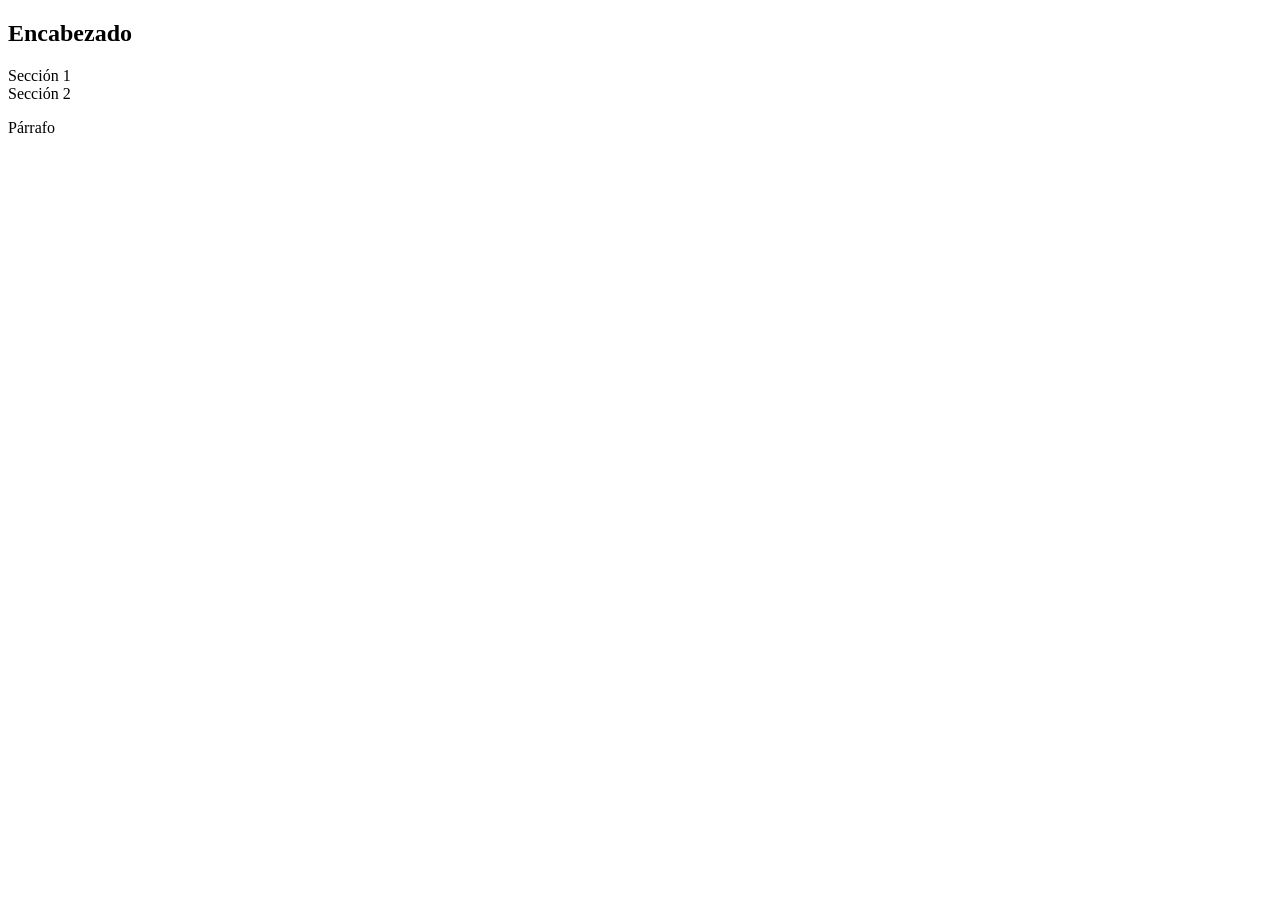
<file: P1/S2/grupos.html>
<!DOCTYPE html>
<html lang="en">
<head>
    <meta charset="UTF-8">
    <meta http-equiv="X-UA-Compatible" content="IE=edge">
    <meta name="viewport" content="width=device-width, initial-scale=1.0">
    <title>Ej-8: Grupos</title>
</head>
<body>
    <h2 class="Grupo1" id="E1">Encabezado</h2>
    <div class="Grupo1" id="S1">
        Sección 1
    </div>
    <div id="S2">
        Sección 2
    </div>
    <p>Párrafo</p>
</body>
</html>
</file>
<file: P1/2c-template.css>
/* Importación de fuente moderna */
@import url('https://fonts.googleapis.com/css2?family=Poppins:wght@300;400;600;700&display=swap');

:root {
    --primary-color: #fb8500; 
    --secondary-color: #fb8500;
    --accent-color: #fb8500; 
    --bg-color: #f8f9fa;
    --text-color: #333;
    --white: #ffffff;
}

body {
    font-family: 'Poppins', sans-serif;
    background-image: url('fondo_campo.jpg');
    
    background-size: cover;       
    background-position: center;  
    background-attachment: fixed; 
    background-repeat: no-repeat; 

}

/* Encabezado principal */

h1 {
    text-align: center;
    color: #ffffff;
    font-weight: 700;
    text-transform: uppercase;
    letter-spacing: 2px;
    margin-bottom: 30px;

    border-bottom: 4px solid #ffffff; 
}
h2 {
    text-align: center;
    color: var(--secondary-color);
    font-weight: 700;
    text-transform: uppercase;
    letter-spacing: 2px;
    margin-bottom: 30px;
}

/* Contenedor principal para las columnas */
.fila {
    display: flex;
    flex-wrap: wrap;
    gap: 20px;
    max-width: 1200px;
    margin: 0 auto;
}

/* Estilo común para columnas */
.columna {
    background: var(--white);
    padding: 25px;
    border-radius: 15px;
    box-shadow: 0 10px 30px rgba(0, 0, 0, 0.08);
    transition: transform 0.3s ease;
    text-align: justify;
}

.columna:hover {
    transform: translateY(-5px);
}

.izquierda {
    flex: 2; /* Más ancha para el contenido principal */
    min-width: 300px;
}

.derecha {
    flex: 1; /* Más estrecha para info lateral */
    min-width: 250px;
    background: linear-gradient(135deg, #ffffff 0%, #e9ecef 100%);
}

/* Imágenes responsivas y estilizadas */
img {
    max-width: 100%;
    height: auto;
    border-radius: 10px;
    display: block;
    margin: 0 auto 15px;
}

#isco_españa {
    border: 4px solid var(--primary-color);
    padding: 5px;
    object-fit: cover;
}

#isco_valencia {
    border: 4px solid var(--primary-color);
    padding: 5px;
    object-fit: cover;
}
/* Botón moderno */
button {
    background-color: var(--primary-color);
    border: none;
    padding: 12px 25px;
    border-radius: 30px;
    cursor: pointer;
    transition: background 0.3s ease;
    margin-top: 15px;
}

button:hover {
    background-color: var(--accent-color);
}

button{
    color: white;
    text-decoration: none;
    font-weight: 600;
}

/* Contenedor para 3 columnas */
.fila-triple {
    display: flex;
    justify-content: space-between;
    gap: 20px;
    max-width: 1200px;
    margin: 40px auto;
    flex-wrap: wrap;
}

/* Cada una de las 3 columnas iguales */
.columna-3 {
    flex: 1; 
    min-width: 280px;
    background: rgba(255, 255, 255, 0.15); /* Efecto cristal */
    backdrop-filter: blur(15px);
    border: 1px solid rgba(255, 255, 255, 0.2);
    padding: 25px;
    border-radius: 20px;
    color: white;
    box-shadow: 0 15px 35px rgba(0, 0, 0, 0.2);
    text-align: center;
}

.columna-3 h3 {
    color: #fb8500;
    margin-bottom: 20px;
    font-size: 1.5rem;
    border-bottom: 2px solid rgba(255, 255, 255, 0.1);
    padding-bottom: 10px;
}

/* Estilos de listas y textos internos */
.lista-info {
    list-style: none;
    padding: 0;
    text-align: left;
}

.lista-info li {
    margin-bottom: 12px;
    padding-left: 20px;
    position: relative;
}

.lista-info li::before {
    content: '▹';
    position: absolute;
    left: 0;
    color: #fb8500;
}

.stat-item {
    display: flex;
    justify-content: space-between;
    background: rgba(0, 0, 0, 0.2);
    padding: 10px;
    margin-bottom: 10px;
    border-radius: 8px;
}

.centro {
    text-align: center;
    margin-top: 30px;
}

/* Contenedor principal de la sección */
.seccion-privada {
    max-width: 1200px;
    margin: 60px auto;
    padding: 20px;
}

.contenedor-vida {
    background: rgba(255, 255, 255, 0.1);
    backdrop-filter: blur(15px);
    border-radius: 30px;
    padding: 40px;
    border: 1px solid rgba(255, 255, 255, 0.2);
    text-align: center;
}

/* Disposición de texto e imagen */
.contenido-vida {
    display: flex;
    align-items: center;
    gap: 40px;
    text-align: left;
    margin-top: 20px;
}

.texto-vida {
    flex: 1;
    font-size: 1.1rem;
    line-height: 1.8;
    color: white;
    text-align: justify;
}

.imagen-vida {
    flex: 1;
}

.imagen-vida img {
    width: 100%;
    border-radius: 20px;
    box-shadow: 0 10px 30px rgba(0,0,0,0.5);
    transition: transform 0.3s ease;
}

.imagen-vida img:hover {
    transform: scale(1.03);
}

.caption {
    font-size: 0.8rem;
    color: #ccc;
    margin-top: 10px;
    text-align: center;
    font-style: italic;
}


/* Proyects.html */
/* Estilo para el título subrayado moderno */
.titulo-subrayado {
    display: inline-block;
    border-bottom: 4px solid #fb8500;
    padding-bottom: 5px;
    margin-bottom: 40px;
    color: white;
    text-shadow: 2px 2px 4px rgba(0,0,0,0.5);
}

/* Contenedor para los clubes */
.contenedor-clubes {
    display: grid;
    grid-template-columns: repeat(auto-fit, minmax(280px, 1fr));
    gap: 25px;
    max-width: 1200px;
    margin: 0 auto 40px;
    padding: 0 20px;
}

/* Tarjetas de Club individuales */
.tarjeta-club {
    background: rgba(255, 255, 255, 0.1);
    backdrop-filter: blur(12px);
    border: 1px solid rgba(255, 255, 255, 0.2);
    border-radius: 15px;
    padding: 30px;
    color: white;
    position: relative;
    transition: all 0.3s ease;
    display: flex;
    flex-direction: column;
    justify-content: space-between;
    min-height: 250px;
}

.tarjeta-club:hover {
    transform: translateY(-10px);
    background: rgba(255, 255, 255, 0.2);
    border-color: #fb8500;
}

.tarjeta-club h3 {
    margin-top: 15px;
    color: #fb8500;
}

/* Etiqueta pequeña*/
.badge {
    position: absolute;
    top: -12px;
    right: 20px;
    background: #fb8500;
    color: white;
    padding: 5px 15px;
    border-radius: 20px;
    font-size: 0.8rem;
    font-weight: bold;
    text-transform: uppercase;
}

/* Estilo para los botones dentro de las tarjetas */
.btn-card {
    background-color: transparent;
    border: 2px solid #fb8500;
    border-radius: 8px;
    padding: 0;
    transition: all 0.3s ease;
    margin-top: 15px;
    align-self: flex-start; /* El botón se ajusta al texto */
}

.btn-card {
    display: block;
    padding: 8px 20px;
    color: #fb8500;
    text-decoration: none;
    font-weight: 600;
    font-size: 0.9rem;
}

/* Efecto al pasar el ratón por el botón de la tarjeta */
.btn-card:hover {
    background-color: #fb8500;
}

.btn-card:hover{
    color: white;
}

.especial {
    border: 1px dashed #fb8500;
}

.centro {
    text-align: center;
}



/* Ajustes para móviles */
@media (max-width: 768px) {
    .fila {
        flex-direction: column;
    }
    .contenido-vida {
        flex-direction: column;
    }
    .texto-vida {
        text-align: center;
    }
    .columna-3 {
        flex: 1 1 100%; /* En móviles ocupan todo el ancho */
    }
}
</file>
<file: P2/boom.css>
/* Forzar que el cuerpo ocupe exactamente el alto de la pantalla */
body {
    background-color: #3d3d3d;
    color: #e0e0e0;
    font-family: 'Segoe UI', sans-serif;
    margin: 0;
    height: 100vh; /* 100% del alto de la ventana */
    overflow: hidden; /* Evita el scroll accidental */
    display: flex;
    flex-direction: column;
    justify-content: space-evenly; /* Distribuye el espacio equitativamente */
    align-items: center;
    padding: 10px;
    box-sizing: border-box;
}

h1 {
    font-size: 2rem; /* Tamaño más contenido */
    margin: 0;
    color: #f05454;
    text-shadow: 0 0 10px rgba(240, 84, 84, 0.3);
}

/* Contenedor principal para agrupar elementos */
.calculator-container {
    display: flex;
    flex-direction: column;
    align-items: center;
    gap: 5px;
    width: 100%;
}

/* Ajuste de las cuadrículas para que no ocupen demasiado */
.grids-container {
    display: flex;
    gap: 10px;
    margin: 10px 0;
}


.grid-number {
    width: 60px;  /* Reducido para pantallas pequeñas */
    height: 80px;
    font-size: 2.5rem;
    background: #222831;
    border: 2px solid #30475e;
    border-radius: 8px;
    display: flex;
    justify-content: center;
    align-items: center;
    transition: all 0.3s ease;
}

/* Compactar la botonera */
.calculator-buttons {
    display: grid;
    grid-template-columns: repeat(3, 1fr);
    gap: 8px;
    background: #30475e;
    padding: 15px;
    border-radius: 12px;
}

.digito {
    width: 50px;
    height: 50px;
    font-size: 1.2rem;
    margin: 0;
}

.revealed {
    font-weight: bold;
    background: #f0f0f0;
}

#display { font-size: 1.8rem; margin: 5px 0; font-family: monospace; }
#intentos, #info { margin: 2px 0; font-size: 0.9rem; text-align: center; }

.timer-buttons button {
    padding: 8px 15px;
    font-size: 1rem;
    height: auto;
    width: auto;
}
</file>
<file: P3/canvas.css>
/* Estilo del canvas */
html, body {
    height: 100vh;
    margin: 0;
    padding: 0;
}

body {
    background-color: #000000;
    display: flex;
    flex-direction: column;
}

h1 {
    color: #ffffff;
    text-align: center;
    font-family: 'Segoe UI', sans-serif;
    flex-shrink: 0;
}

canvas {
    background-color: #000000;
    width: 100%;
    flex: 1;
    border-style: solid;
    border-width: 1px;
    border-color: #ffffff; 
    image-rendering: pixelated;
}

/* Estilo para la imagen de la nave */
#nave {
    display: none;
}

#alien {
    display: none;
}

#explosion {
    display: none;
}
</file>
<file: P4/beat-the-word.css>
/* Modern CSS for Beat the Word */

:root {
    --primary-color: #4CAF50;
    --secondary-color: #FF9800;
    --accent-color: #2196F3;
    --background-color: #f5f5f5;
    --card-color: #ffffff;
    --text-color: #333333;
    --highlight-color: #FFC107;
    --border-color: #e0e0e0;
    --shadow: 0 4px 8px rgba(0, 0, 0, 0.1);
    --transition: all 0.3s ease;
}

body {
    font-family: 'Segoe UI', Tahoma, Geneva, Verdana, sans-serif;
    background: linear-gradient(135deg, #667eea 0%, #764ba2 50%, #f093fb 100%);
    background-attachment: fixed;
    color: var(--text-color);
    margin: 0;
    padding: 20px;
    min-height: 100vh;
    display: flex;
    flex-direction: column;
    align-items: center;
}

.container {
    display: flex;
    gap: 30px;
    max-width: 1200px;
    width: 100%;
    align-items: flex-start;
}

.game-section {
    flex: 1;
    display: flex;
    flex-direction: column;
    align-items: center;
}

.info-section {
    flex: 1;
    background: var(--card-color);
    padding: 20px;
    border-radius: 15px;
    box-shadow: var(--shadow);
    max-width: 400px;
}

.info-section h2 {
    color: var(--primary-color);
    margin-top: 0;
}

.info-section h3 {
    color: var(--secondary-color);
    margin-bottom: 10px;
}

.info-section p, .info-section ul {
    line-height: 1.6;
}

.info-section ul {
    padding-left: 20px;
}

.info-section li {
    margin-bottom: 8px;
}

h1 {
    background: linear-gradient(45deg, #ff6b6b, #4ecdc4, #45b7d1, #f9ca24);
    -webkit-background-clip: text;
    -webkit-text-fill-color: transparent;
    background-clip: text;
    font-size: 3rem;
    margin-bottom: 30px;
    text-shadow: 0 0 20px rgba(255, 255, 255, 0.5);
    font-weight: 700;
    letter-spacing: 2px;
    animation: fadeIn 1s ease-in, glow 2s ease-in-out infinite alternate;
}

@keyframes glow {
    from { text-shadow: 0 0 20px rgba(255, 255, 255, 0.5); }
    to { text-shadow: 0 0 30px rgba(255, 255, 255, 0.8), 0 0 40px rgba(255, 107, 107, 0.4); }
}

@keyframes fadeIn {
    from { opacity: 0; transform: translateY(-20px); }
    to { opacity: 1; transform: translateY(0); }
}

#controls {
    background: var(--card-color);
    padding: 20px;
    border-radius: 15px;
    box-shadow: var(--shadow);
    margin-bottom: 20px;
    display: flex;
    flex-wrap: wrap;
    justify-content: center;
    gap: 15px;
    animation: slideUp 0.8s ease-out;
}

@keyframes slideUp {
    from { opacity: 0; transform: translateY(30px); }
    to { opacity: 1; transform: translateY(0); }
}

#controls label {
    font-weight: bold;
    color: var(--text-color);
    margin-right: 5px;
}

#controls select, #controls button, #controls input[type="checkbox"] {
    padding: 10px 15px;
    border: 2px solid var(--border-color);
    border-radius: 8px;
    font-size: 16px;
    transition: var(--transition);
    background: white;
}

#controls select:focus, #controls button:focus {
    outline: none;
    border-color: var(--accent-color);
    box-shadow: 0 0 0 3px rgba(33, 150, 243, 0.1);
}

#controls select:hover {
    border-color: var(--primary-color);
}

#controls button {
    background: var(--primary-color);
    color: white;
    cursor: pointer;
    font-weight: bold;
    border: none;
    min-width: 100px;
}

#controls button:hover:not(:disabled) {
    background: #45a049;
    transform: translateY(-2px);
    box-shadow: 0 4px 12px rgba(76, 175, 80, 0.3);
}

#controls button:disabled {
    background: #cccccc;
    cursor: not-allowed;
    transform: none;
    box-shadow: none;
}

#controls input[type="checkbox"] {
    width: 20px;
    height: 20px;
    margin-left: 5px;
}

#display {
    background: var(--card-color);
    padding: 15px 25px;
    border-radius: 10px;
    box-shadow: var(--shadow);
    margin-bottom: 20px;
    display: flex;
    justify-content: space-around;
    flex-wrap: wrap;
    gap: 20px;
    font-size: 18px;
    font-weight: 500;
    animation: slideUp 0.8s ease-out 0.2s both;
}

#mainArea {
    height: 120px;
    width: 300px;
    display: flex;
    justify-content: center;
    align-items: center;
    background: linear-gradient(45deg, var(--card-color), #f0f8ff);
    border: 3px solid var(--accent-color);
    border-radius: 15px;
    margin-bottom: 30px;
    font-size: 28px;
    font-weight: bold;
    color: var(--primary-color);
    box-shadow: var(--shadow);
    position: relative;
    overflow: hidden;
    animation: slideUp 0.8s ease-out 0.4s both;
}

#mainArea::before {
    content: '';
    position: absolute;
    top: 0;
    left: -100%;
    width: 100%;
    height: 100%;
    background: linear-gradient(90deg, transparent, rgba(255, 255, 255, 0.4), transparent);
    transition: left 0.5s;
}

#mainArea:hover::before {
    left: 100%;
}

#grid {
    display: grid;
    grid-template-columns: repeat(4, 1fr);
    grid-template-rows: repeat(2, 1fr);
    gap: 15px;
    max-width: 550px;
    margin: 0 auto;
    animation: slideUp 0.8s ease-out 0.6s both;
}

.cell {
    width: 120px;
    height: 120px;
    border: 3px solid var(--border-color);
    display: flex;
    justify-content: center;
    align-items: center;
    font-size: 60px;
    cursor: pointer;
    transition: var(--transition);
    background: var(--card-color);
    border-radius: 12px;
    box-shadow: var(--shadow);
    position: relative;
}

.cell:hover {
    transform: scale(1.05);
    box-shadow: 0 6px 16px rgba(0, 0, 0, 0.15);
}

.cell.highlighted {
    background: linear-gradient(45deg, var(--highlight-color), #FFD54F);
    border-color: var(--secondary-color);
    transform: scale(1.1);
    box-shadow: 0 8px 20px rgba(255, 193, 7, 0.4);
    animation: pulse 0.6s ease-in-out;
}

@keyframes pulse {
    0% { transform: scale(1); }
    50% { transform: scale(1.15); }
    100% { transform: scale(1.1); }
}

@media (max-width: 768px) {
    body {
        padding: 10px;
    }

    h1 {
        font-size: 2.5rem;
        margin-bottom: 20px;
    }

    .container {
        flex-direction: column;
        gap: 20px;
    }

    .info-section {
        max-width: none;
        padding: 15px;
    }

    #controls {
        padding: 15px;
        gap: 10px;
        flex-direction: column;
        align-items: center;
    }

    #controls select, #controls button {
        padding: 8px 12px;
        font-size: 14px;
        min-width: 120px;
    }

    #display {
        padding: 12px 20px;
        font-size: 16px;
        gap: 15px;
        flex-direction: column;
        align-items: center;
    }

    #mainArea {
        width: 250px;
        height: 100px;
        font-size: 24px;
    }

    #grid {
        grid-template-columns: repeat(4, 1fr);
        grid-template-rows: repeat(2, 1fr);
        gap: 8px;
        max-width: 380px;
    }

    .cell {
        width: 80px;
        height: 80px;
        font-size: 40px;
    }
@media (max-width: 600px) {
    h1 {
        font-size: 2rem;
    }

    .info-section {
        padding: 10px;
    }

    .info-section h2 {
        font-size: 1.5rem;
    }

    .info-section h3 {
        font-size: 1.2rem;
    }

    #controls {
        padding: 10px;
    }

    #display {
        padding: 10px 15px;
        font-size: 14px;
    }

    #mainArea {
        width: 200px;
        height: 80px;
        font-size: 20px;
    }

    #grid {
        gap: 6px;
        max-width: 320px;
    }

    .cell {
        width: 70px;
        height: 70px;
        font-size: 35px;
    }
}

@media (max-width: 400px) {
    body {
        padding: 5px;
    }

    h1 {
        font-size: 1.8rem;
        margin-bottom: 15px;
    }

    .container {
        gap: 15px;
    }

    .info-section {
        padding: 8px;
    }

    #controls {
        padding: 8px;
        gap: 8px;
    }

    #controls select, #controls button {
        padding: 6px 10px;
        font-size: 12px;
        min-width: 100px;
    }

    #display {
        padding: 8px 12px;
        font-size: 12px;
        gap: 10px;
    }

    #mainArea {
        width: 180px;
        height: 70px;
        font-size: 18px;
    }

    #grid {
        gap: 4px;
        max-width: 280px;
    }

    .cell {
        width: 60px;
        height: 60px;
        font-size: 30px;
    }
}}
</file>
<file: P5/style.css>
body {
    margin: 0;
    background-color: #1a1a1a;
    color: white;
    font-family: 'Segoe UI', Tahoma, Geneva, Verdana, sans-serif;
    display: flex;
    justify-content: center;
    align-items: center;
    height: 100vh;
    overflow: hidden;
}

#game-wrapper {
    position: relative;
    border: 4px solid #fff;
}

canvas {
    background-color: #2d7a4d; /* Verde campo */
    display: block;
}

/* Interfaz de usuario */
#hud {
    position: absolute;
    top: 10px;
    width: 100%;
    text-align: center;
    pointer-events: none;
}

#score { font-size: 2.5rem; font-weight: bold; }

#overlay, #countdown {
    position: absolute;
    top: 0; left: 0; width: 100%; height: 100%;
    background: rgba(0,0,0,0.7);
    display: flex;
    flex-direction: column;
    justify-content: center;
    align-items: center;
    z-index: 10;
}

.hidden { display: none !important; }

button {
    padding: 15px 30px;
    margin: 10px;
    font-size: 1.2rem;
    cursor: pointer;
    background: #4CAF50;
    border: none;
    color: white;
    border-radius: 5px;
    transition: 0.3s;
}

button:hover { background: #45a049; }

#countdown {
    font-size: 8rem;
    background: transparent;
    color: #fff;
    text-shadow: 2px 2px 10px rgba(0,0,0,0.5);
}

#controls-help {
    position: absolute;
    bottom: -40px;
    width: 100%;
    text-align: center;
    font-size: 0.9rem;
    color: #aaa;
}
</file>
<file: P1/CV Template Responsive 2026-20260205/2c-template.css>
/* https://www.w3schools.com/howto/howto_css_two_columns.asp */
/* https://developer.mozilla.org/es/docs/Web/CSS/box-sizing */
/* Así definimos el comportamiento de caja para todos los elementos */
* {
    box-sizing: border-box;
  }
  
/* Crear columnas de ancho diferente que se colocan una a continuación de la otra */
.columna {
float: left;
padding: 10px;
min-height: 500px;
}

.izquierda {
width: 25%;
}

.derecha {
width: 75%;
}

/* Clear floats despues de las columnas para eliminar la superposición */
.filla:after {
content: "";
display: table;
clear: both;
}

#c1 {
    background-color:#aaa;
}

#c2 {
    background-color:#bbb;
}

/* estilos para imágenes https://www.w3schools.com/css/css3_images.asp */
/* posicionamiento de imágenes https://www.w3schools.com/css/css_positioning.asp */

img {
    width: 100%;
    height: auto;
}

.iresponsive {
    padding: 0 6px;
    float: left;
    width: 50%;
  }

/* Responsive layout - cuando el ancho de pantalla es menor a 600px, muestra las columnas apiladas. */
/* Así conseguimos que el contenido se vea bien en dispositvos móviles */

@media screen and (max-width: 600px) {
    .columna {
      width: 100%;
    }

    .iresponsive {
        width: 100%;
    }
}

/* Más sobre diseño web responsive https://www.w3schools.com/css/css_rwd_intro.asp */
</file>
